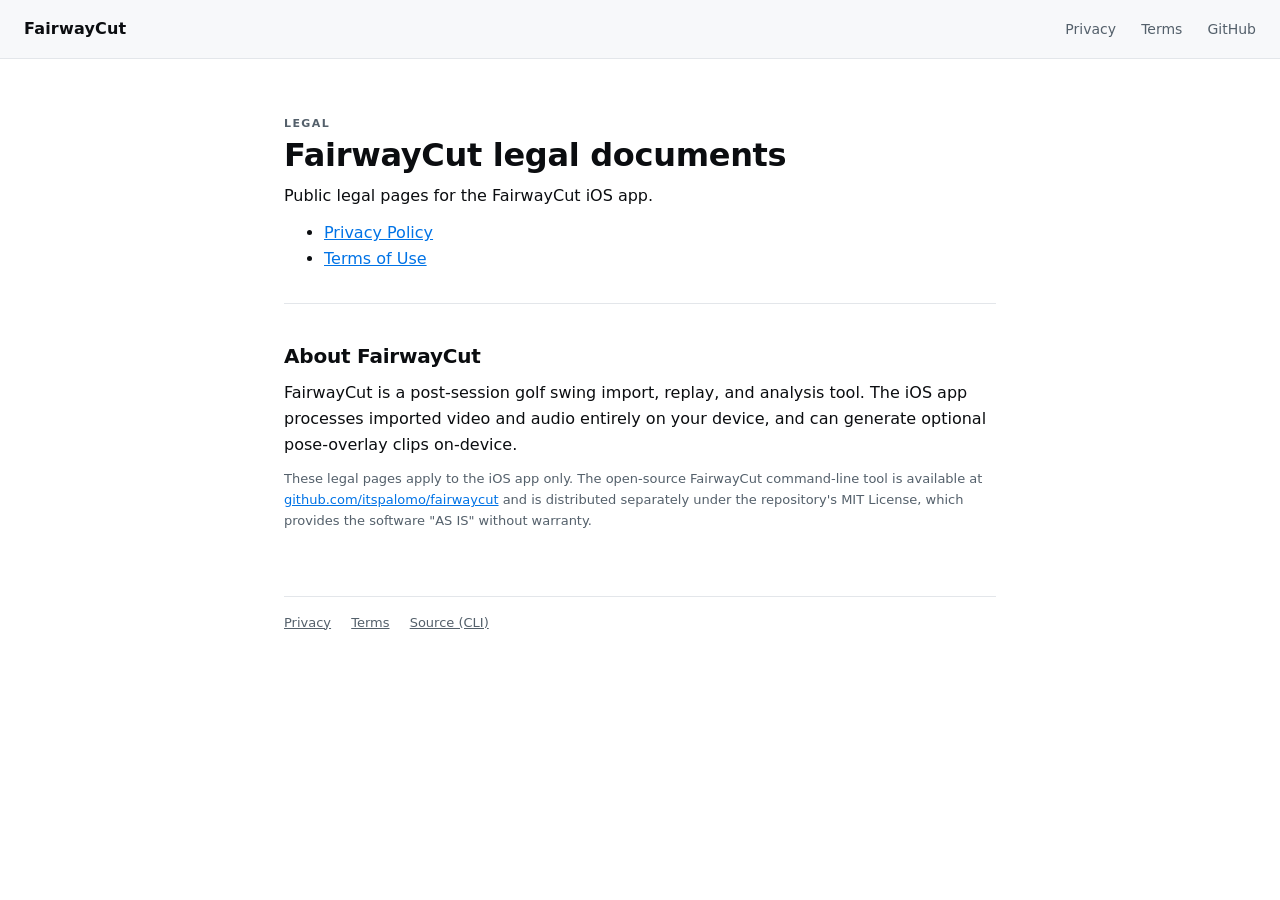
<file: docs/index.html>
<!DOCTYPE html>
<html lang="en">
<head>
<meta charset="utf-8" />
<meta name="viewport" content="width=device-width,initial-scale=1" />
<title>FairwayCut</title>
<meta name="description" content="FairwayCut — on-device golf swing import, replay, and analysis. Privacy policy and terms of use for the iOS app." />
<link rel="stylesheet" href="./styles.css" />
</head>
<body>
<header class="site">
  <div class="brand">FairwayCut</div>
  <nav>
    <a href="./privacy/">Privacy</a>
    <a href="./terms/">Terms</a>
    <a href="https://github.com/itspalomo/fairwaycut">GitHub</a>
  </nav>
</header>
<main class="wrap">
  <p class="eyebrow">Legal</p>
  <h1>FairwayCut legal documents</h1>
  <p>Public legal pages for the FairwayCut iOS app.</p>
  <ul>
    <li><a href="./privacy/">Privacy Policy</a></li>
    <li><a href="./terms/">Terms of Use</a></li>
  </ul>
  <hr />
  <h2>About FairwayCut</h2>
  <p>FairwayCut is a post-session golf swing import, replay, and analysis tool. The iOS app processes imported video and audio entirely on your device, and can generate optional pose-overlay clips on-device.</p>
  <p class="note">These legal pages apply to the iOS app only. The open-source FairwayCut command-line tool is available at <a href="https://github.com/itspalomo/fairwaycut">github.com/itspalomo/fairwaycut</a> and is distributed separately under the repository's MIT License, which provides the software "AS IS" without warranty.</p>
  <footer>
    <a href="./privacy/">Privacy</a>
    <a href="./terms/">Terms</a>
    <a href="https://github.com/itspalomo/fairwaycut">Source (CLI)</a>
  </footer>
</main>
</body>
</html>
</file>
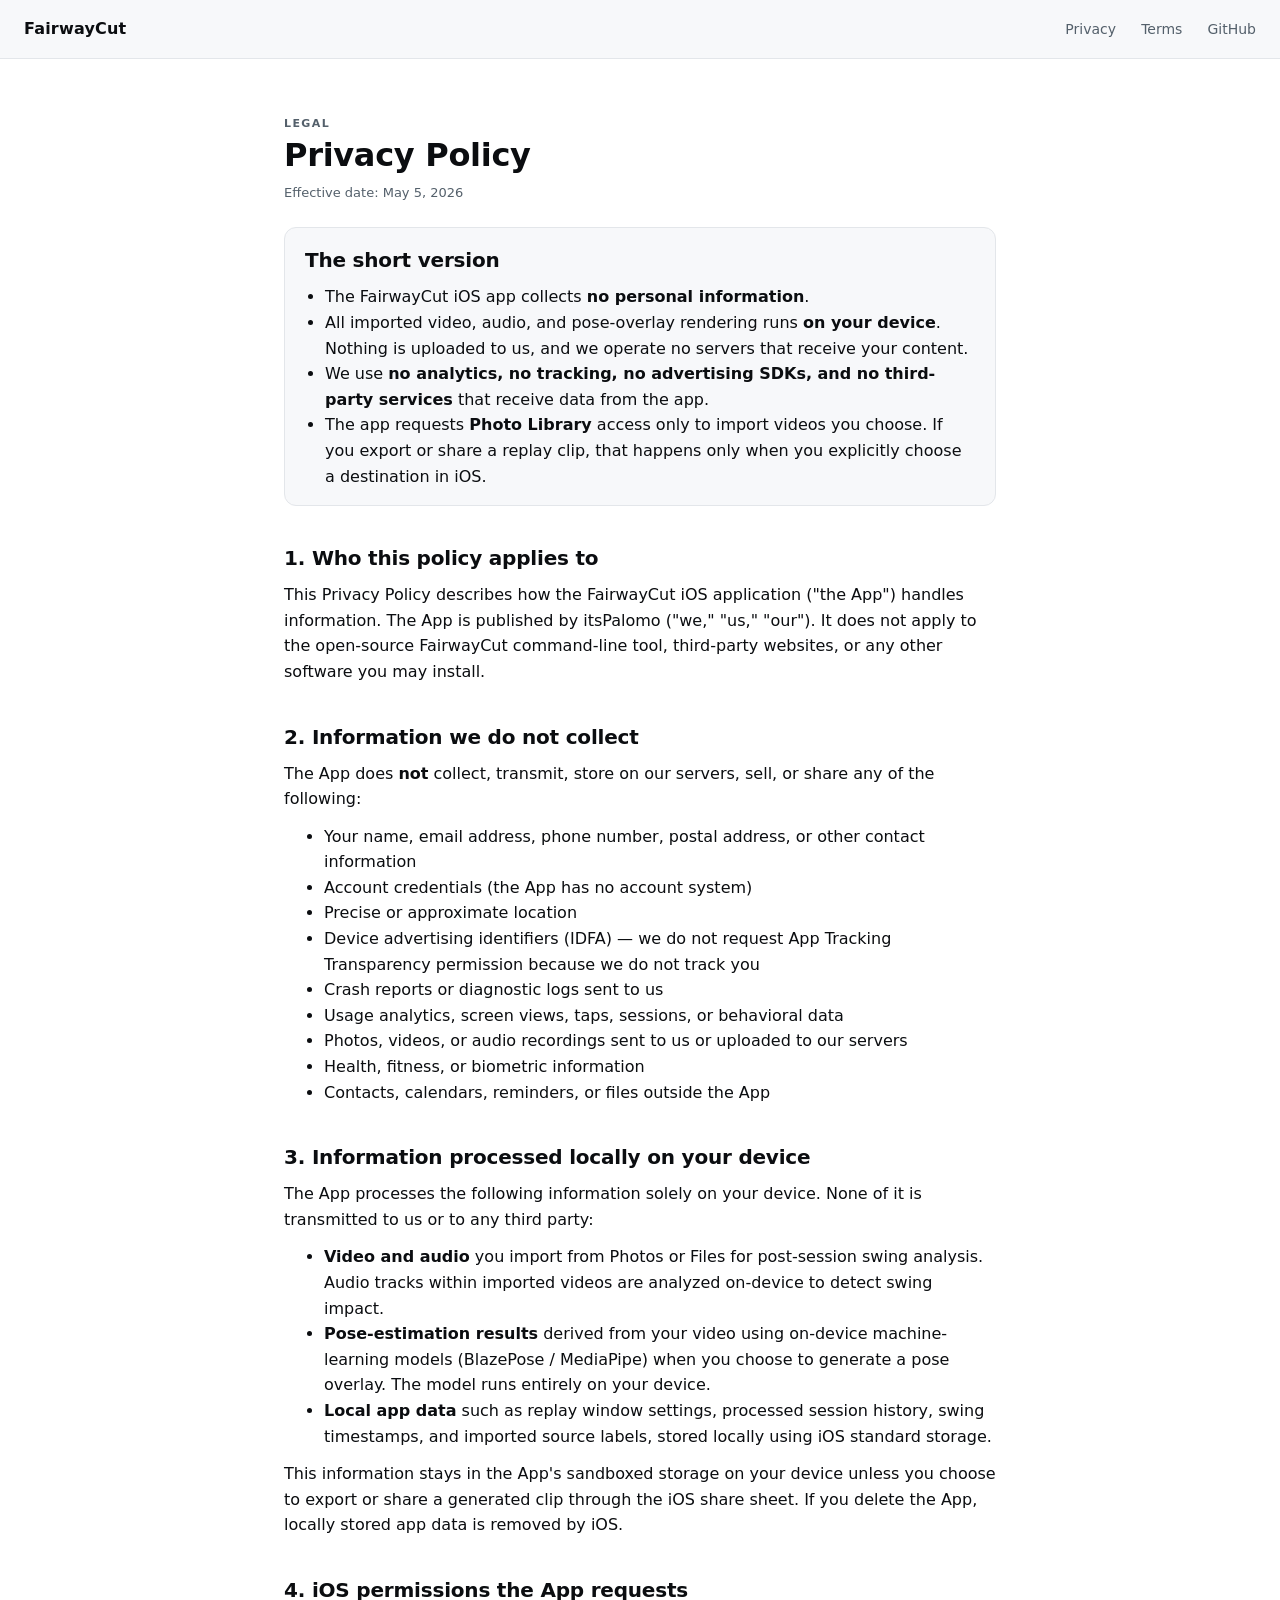
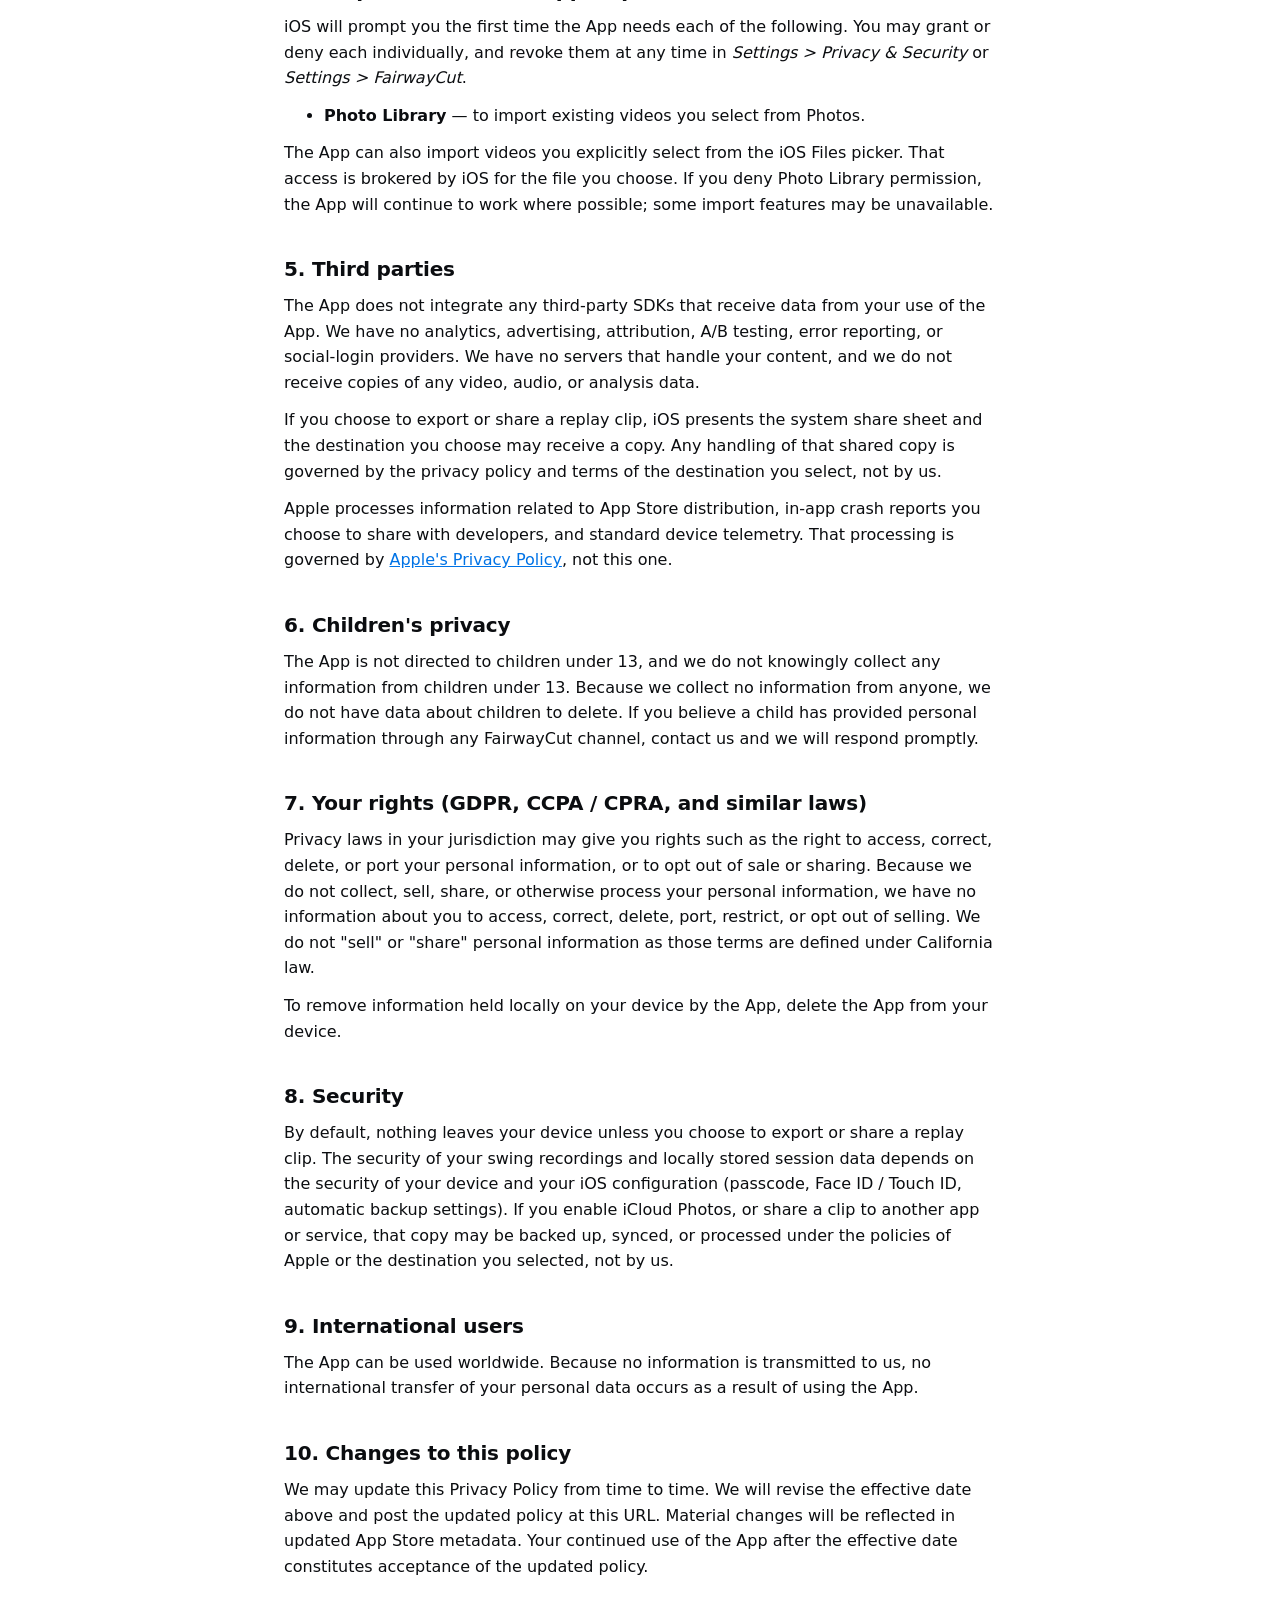
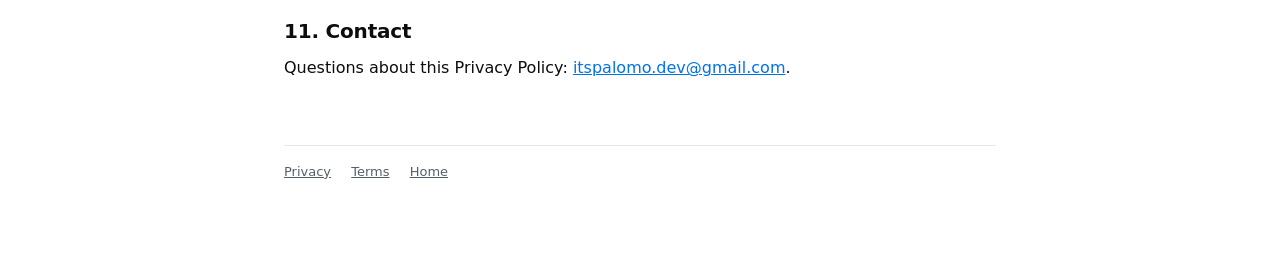
<file: docs/privacy/index.html>
<!DOCTYPE html>
<html lang="en">
<head>
<meta charset="utf-8" />
<meta name="viewport" content="width=device-width,initial-scale=1" />
<title>Privacy Policy — FairwayCut</title>
<meta name="description" content="FairwayCut Privacy Policy. The FairwayCut iOS app processes imported video, audio, and optional pose-overlay data on your device. We collect no personal information." />
<link rel="stylesheet" href="../styles.css" />
</head>
<body>
<header class="site">
  <div class="brand"><a href="../" style="color:inherit;text-decoration:none;">FairwayCut</a></div>
  <nav>
    <a href="../privacy/">Privacy</a>
    <a href="../terms/">Terms</a>
    <a href="https://github.com/itspalomo/fairwaycut">GitHub</a>
  </nav>
</header>
<main class="wrap">
  <p class="eyebrow">Legal</p>
  <h1>Privacy Policy</h1>
  <p class="effective">Effective date: May 5, 2026</p>

  <section class="summary">
    <h2>The short version</h2>
    <ul>
      <li>The FairwayCut iOS app collects <strong>no personal information</strong>.</li>
      <li>All imported video, audio, and pose-overlay rendering runs <strong>on your device</strong>. Nothing is uploaded to us, and we operate no servers that receive your content.</li>
      <li>We use <strong>no analytics, no tracking, no advertising SDKs, and no third-party services</strong> that receive data from the app.</li>
      <li>The app requests <strong>Photo Library</strong> access only to import videos you choose. If you export or share a replay clip, that happens only when you explicitly choose a destination in iOS.</li>
    </ul>
  </section>

  <h2>1. Who this policy applies to</h2>
  <p>This Privacy Policy describes how the FairwayCut iOS application ("the App") handles information. The App is published by itsPalomo ("we," "us," "our"). It does not apply to the open-source FairwayCut command-line tool, third-party websites, or any other software you may install.</p>

  <h2>2. Information we do not collect</h2>
  <p>The App does <strong>not</strong> collect, transmit, store on our servers, sell, or share any of the following:</p>
  <ul>
    <li>Your name, email address, phone number, postal address, or other contact information</li>
    <li>Account credentials (the App has no account system)</li>
    <li>Precise or approximate location</li>
    <li>Device advertising identifiers (IDFA) — we do not request App Tracking Transparency permission because we do not track you</li>
    <li>Crash reports or diagnostic logs sent to us</li>
    <li>Usage analytics, screen views, taps, sessions, or behavioral data</li>
    <li>Photos, videos, or audio recordings sent to us or uploaded to our servers</li>
    <li>Health, fitness, or biometric information</li>
    <li>Contacts, calendars, reminders, or files outside the App</li>
  </ul>

  <h2>3. Information processed locally on your device</h2>
  <p>The App processes the following information solely on your device. None of it is transmitted to us or to any third party:</p>
  <ul>
    <li><strong>Video and audio</strong> you import from Photos or Files for post-session swing analysis. Audio tracks within imported videos are analyzed on-device to detect swing impact.</li>
    <li><strong>Pose-estimation results</strong> derived from your video using on-device machine-learning models (BlazePose / MediaPipe) when you choose to generate a pose overlay. The model runs entirely on your device.</li>
    <li><strong>Local app data</strong> such as replay window settings, processed session history, swing timestamps, and imported source labels, stored locally using iOS standard storage.</li>
  </ul>
  <p>This information stays in the App's sandboxed storage on your device unless you choose to export or share a generated clip through the iOS share sheet. If you delete the App, locally stored app data is removed by iOS.</p>

  <h2>4. iOS permissions the App requests</h2>
  <p>iOS will prompt you the first time the App needs each of the following. You may grant or deny each individually, and revoke them at any time in <em>Settings &gt; Privacy &amp; Security</em> or <em>Settings &gt; FairwayCut</em>.</p>
  <ul>
    <li><strong>Photo Library</strong> — to import existing videos you select from Photos.</li>
  </ul>
  <p>The App can also import videos you explicitly select from the iOS Files picker. That access is brokered by iOS for the file you choose. If you deny Photo Library permission, the App will continue to work where possible; some import features may be unavailable.</p>

  <h2>5. Third parties</h2>
  <p>The App does not integrate any third-party SDKs that receive data from your use of the App. We have no analytics, advertising, attribution, A/B testing, error reporting, or social-login providers. We have no servers that handle your content, and we do not receive copies of any video, audio, or analysis data.</p>
  <p>If you choose to export or share a replay clip, iOS presents the system share sheet and the destination you choose may receive a copy. Any handling of that shared copy is governed by the privacy policy and terms of the destination you select, not by us.</p>
  <p>Apple processes information related to App Store distribution, in-app crash reports you choose to share with developers, and standard device telemetry. That processing is governed by <a href="https://www.apple.com/legal/privacy/">Apple's Privacy Policy</a>, not this one.</p>

  <h2>6. Children's privacy</h2>
  <p>The App is not directed to children under 13, and we do not knowingly collect any information from children under 13. Because we collect no information from anyone, we do not have data about children to delete. If you believe a child has provided personal information through any FairwayCut channel, contact us and we will respond promptly.</p>

  <h2>7. Your rights (GDPR, CCPA / CPRA, and similar laws)</h2>
  <p>Privacy laws in your jurisdiction may give you rights such as the right to access, correct, delete, or port your personal information, or to opt out of sale or sharing. Because we do not collect, sell, share, or otherwise process your personal information, we have no information about you to access, correct, delete, port, restrict, or opt out of selling. We do not "sell" or "share" personal information as those terms are defined under California law.</p>
  <p>To remove information held locally on your device by the App, delete the App from your device.</p>

  <h2>8. Security</h2>
  <p>By default, nothing leaves your device unless you choose to export or share a replay clip. The security of your swing recordings and locally stored session data depends on the security of your device and your iOS configuration (passcode, Face ID / Touch ID, automatic backup settings). If you enable iCloud Photos, or share a clip to another app or service, that copy may be backed up, synced, or processed under the policies of Apple or the destination you selected, not by us.</p>

  <h2>9. International users</h2>
  <p>The App can be used worldwide. Because no information is transmitted to us, no international transfer of your personal data occurs as a result of using the App.</p>

  <h2>10. Changes to this policy</h2>
  <p>We may update this Privacy Policy from time to time. We will revise the effective date above and post the updated policy at this URL. Material changes will be reflected in updated App Store metadata. Your continued use of the App after the effective date constitutes acceptance of the updated policy.</p>

  <h2>11. Contact</h2>
  <p>Questions about this Privacy Policy: <a href="mailto:itspalomo.dev@gmail.com">itspalomo.dev@gmail.com</a>.</p>

  <footer>
    <a href="../privacy/">Privacy</a>
    <a href="../terms/">Terms</a>
    <a href="../">Home</a>
  </footer>
</main>
</body>
</html>
</file>
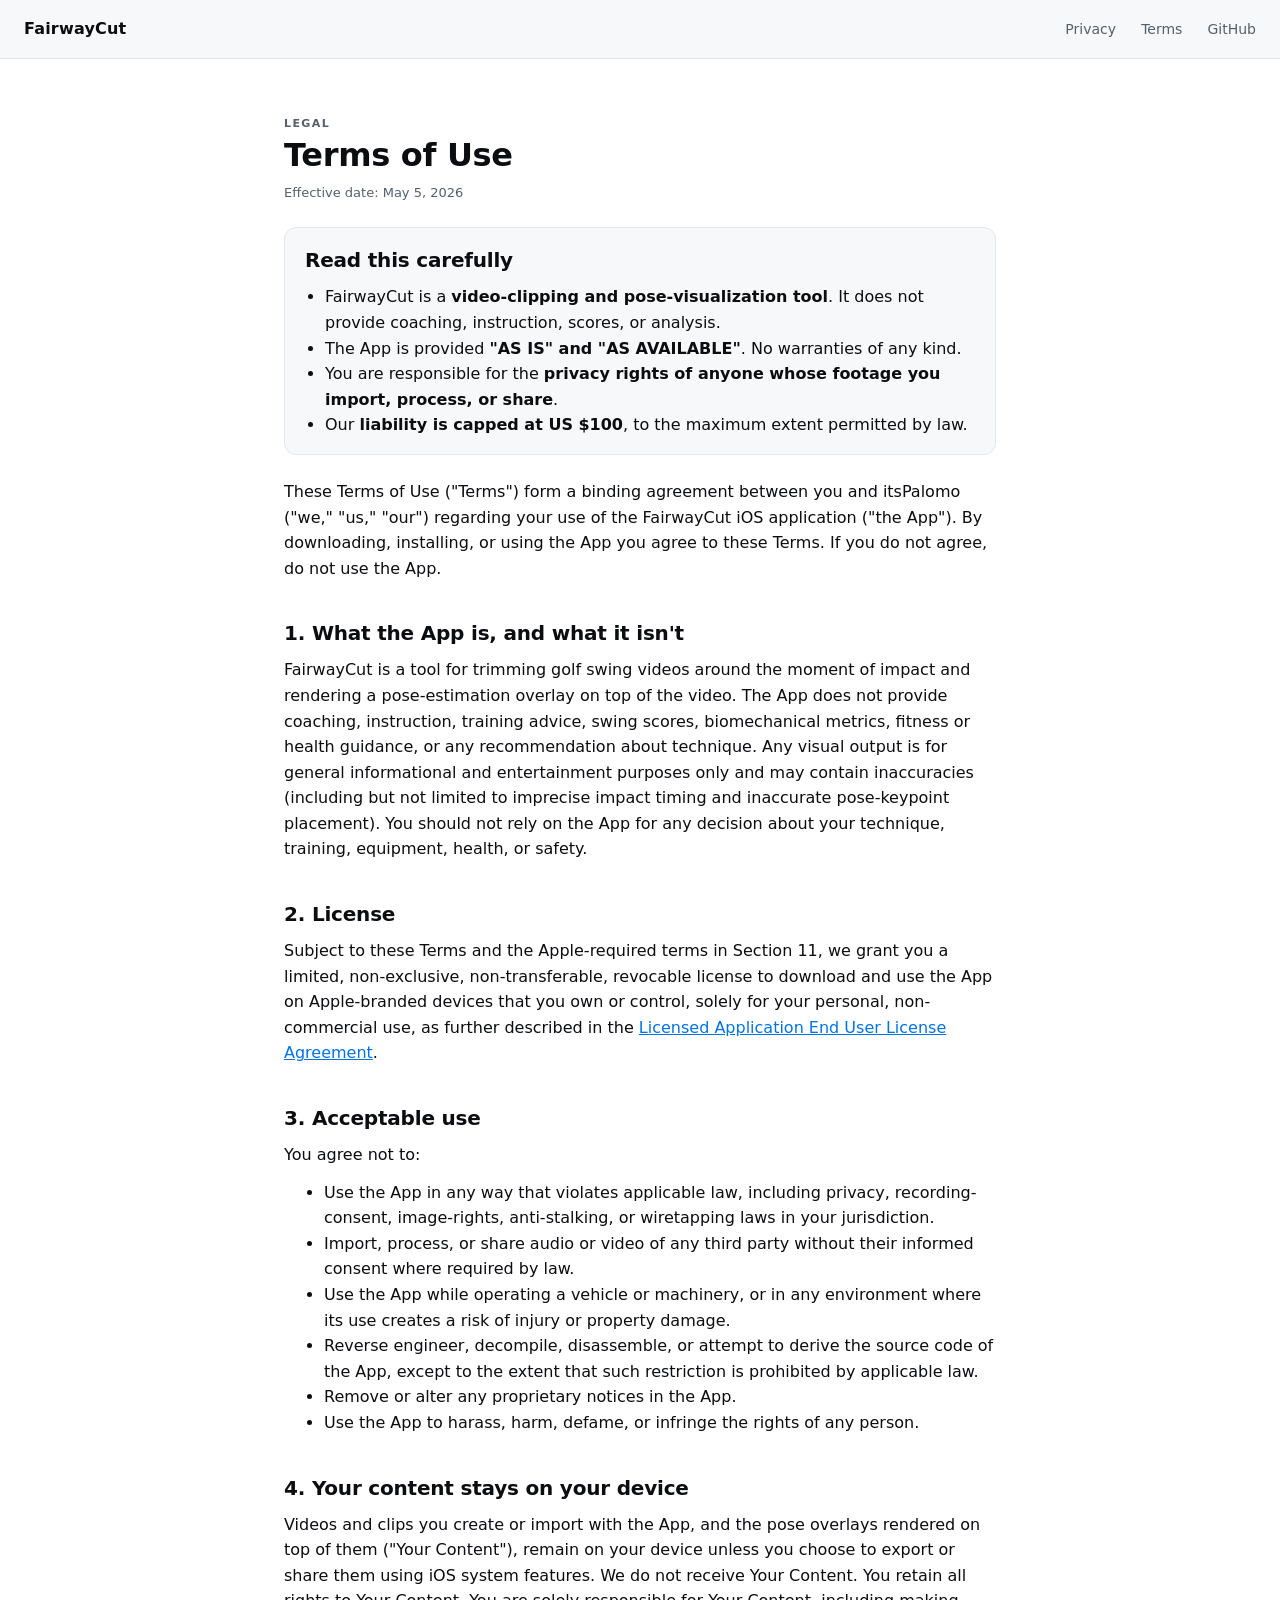
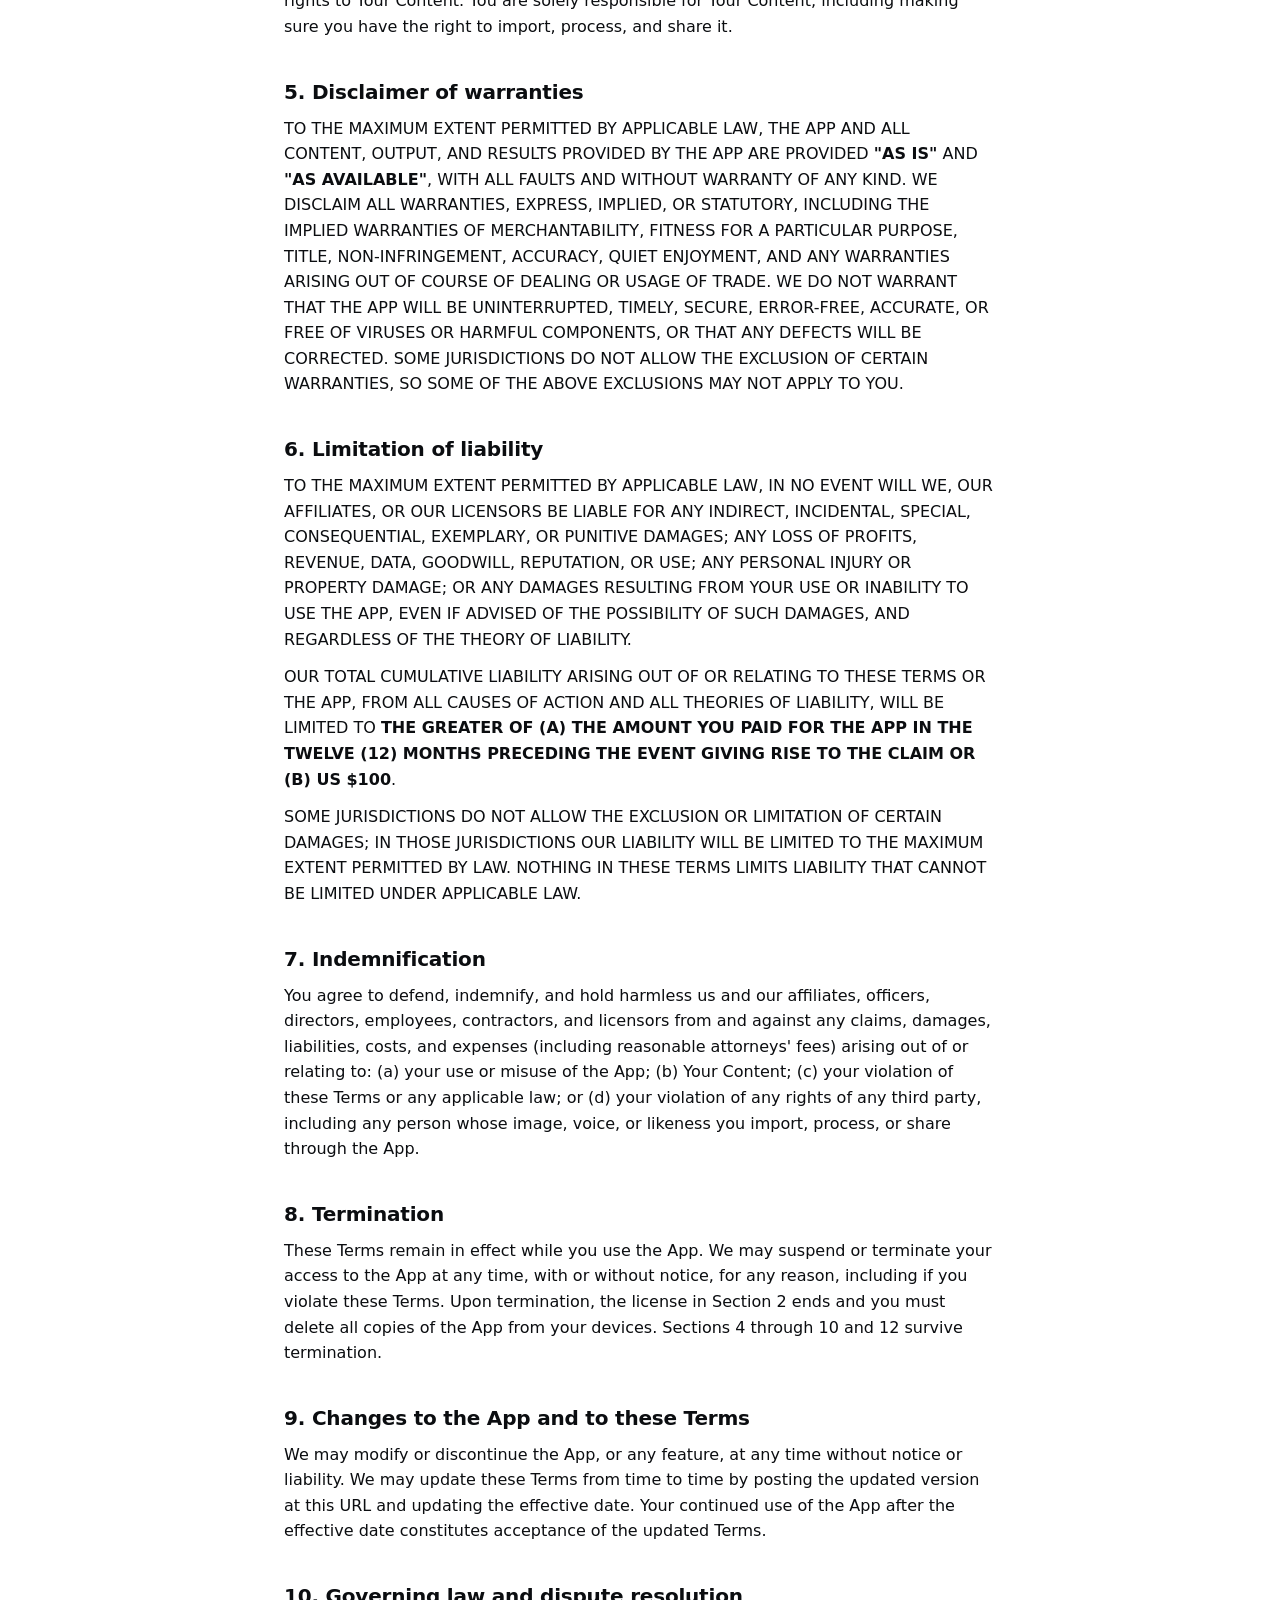
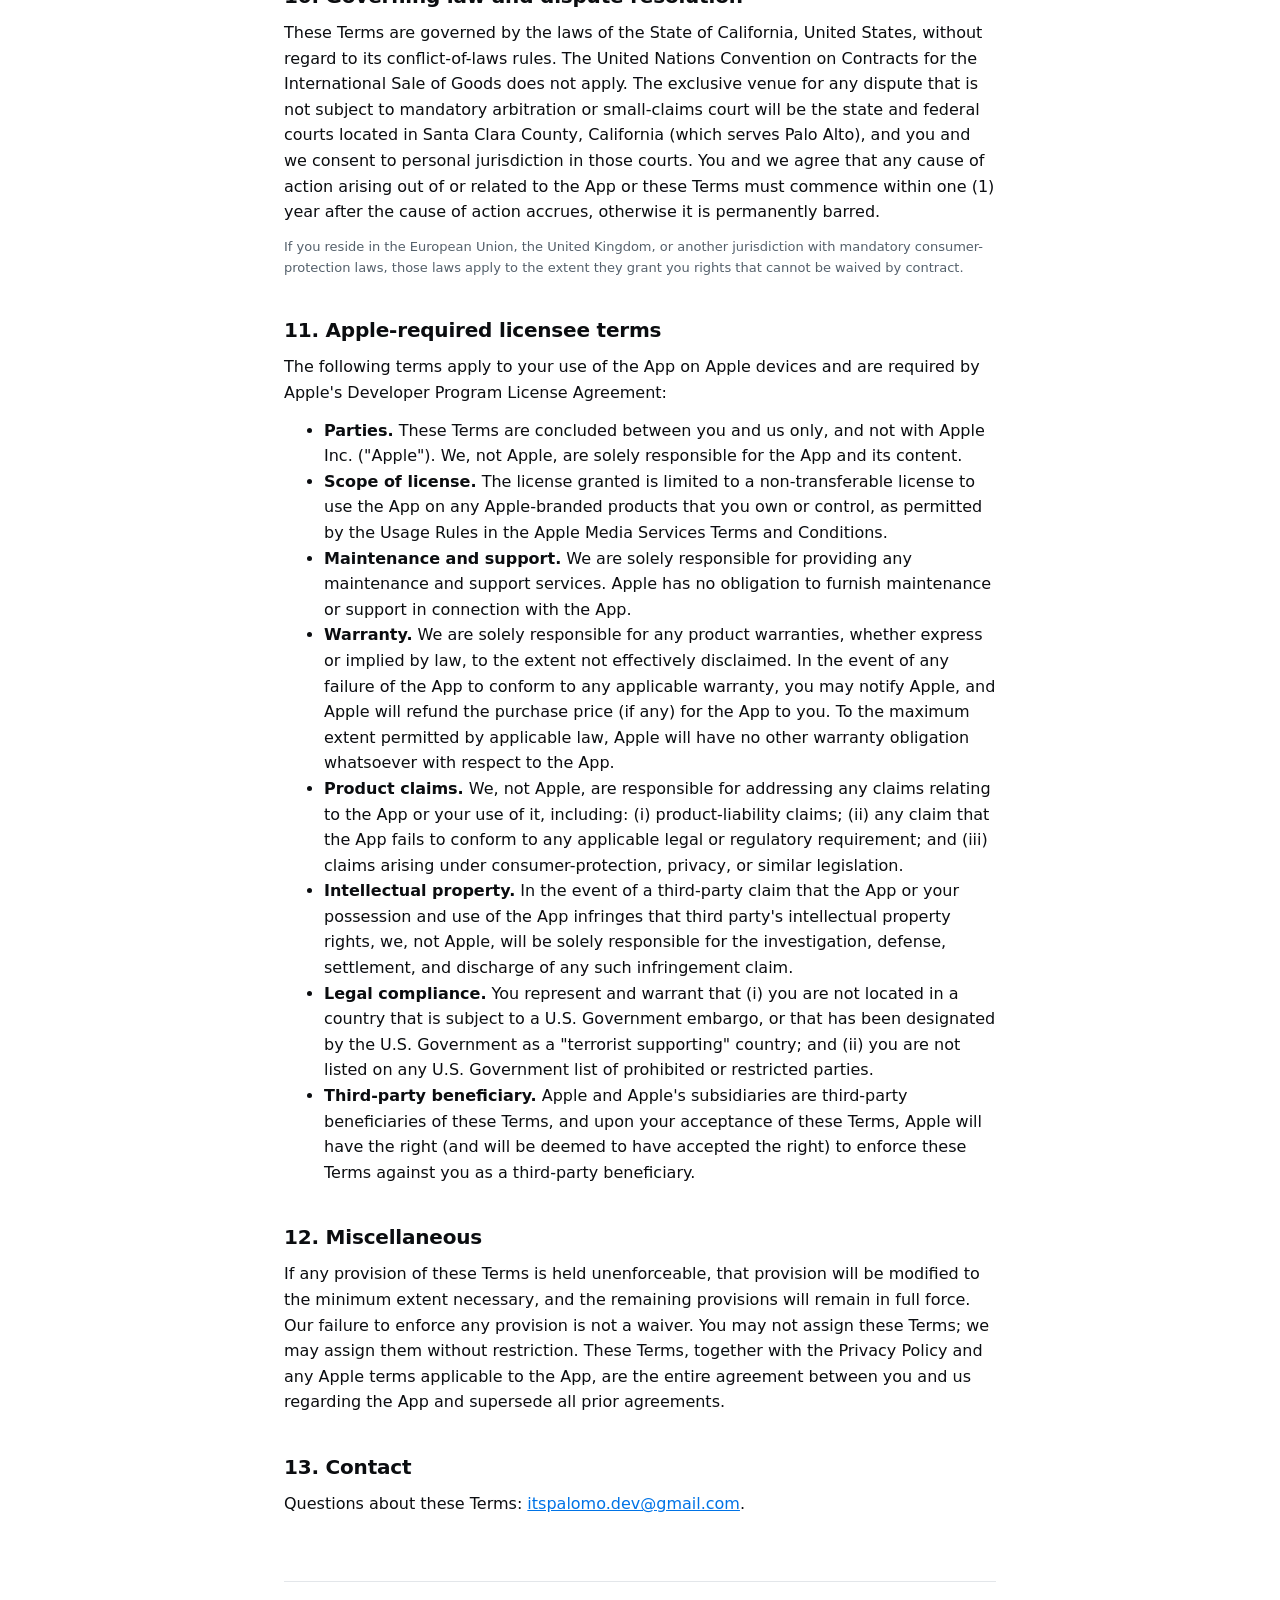
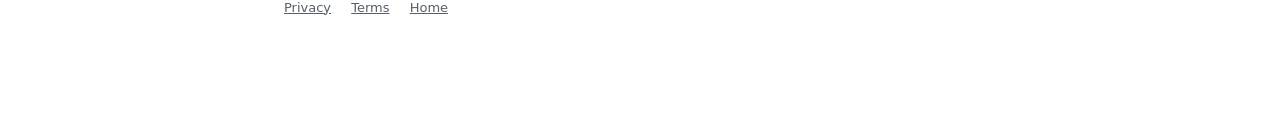
<file: docs/terms/index.html>
<!DOCTYPE html>
<html lang="en">
<head>
<meta charset="utf-8" />
<meta name="viewport" content="width=device-width,initial-scale=1" />
<title>Terms of Use — FairwayCut</title>
<meta name="description" content="FairwayCut Terms of Use. Important disclaimers, limitations of liability, and Apple-required licensee terms." />
<link rel="stylesheet" href="../styles.css" />
</head>
<body>
<header class="site">
  <div class="brand"><a href="../" style="color:inherit;text-decoration:none;">FairwayCut</a></div>
  <nav>
    <a href="../privacy/">Privacy</a>
    <a href="../terms/">Terms</a>
    <a href="https://github.com/itspalomo/fairwaycut">GitHub</a>
  </nav>
</header>
<main class="wrap">
  <p class="eyebrow">Legal</p>
  <h1>Terms of Use</h1>
  <p class="effective">Effective date: May 5, 2026</p>

  <section class="summary">
    <h2>Read this carefully</h2>
    <ul>
      <li>FairwayCut is a <strong>video-clipping and pose-visualization tool</strong>. It does not provide coaching, instruction, scores, or analysis.</li>
      <li>The App is provided <strong>"AS IS" and "AS AVAILABLE"</strong>. No warranties of any kind.</li>
      <li>You are responsible for the <strong>privacy rights of anyone whose footage you import, process, or share</strong>.</li>
      <li>Our <strong>liability is capped at US $100</strong>, to the maximum extent permitted by law.</li>
    </ul>
  </section>

  <p>These Terms of Use ("Terms") form a binding agreement between you and itsPalomo ("we," "us," "our") regarding your use of the FairwayCut iOS application ("the App"). By downloading, installing, or using the App you agree to these Terms. If you do not agree, do not use the App.</p>

  <h2>1. What the App is, and what it isn't</h2>
  <p>FairwayCut is a tool for trimming golf swing videos around the moment of impact and rendering a pose-estimation overlay on top of the video. The App does not provide coaching, instruction, training advice, swing scores, biomechanical metrics, fitness or health guidance, or any recommendation about technique. Any visual output is for general informational and entertainment purposes only and may contain inaccuracies (including but not limited to imprecise impact timing and inaccurate pose-keypoint placement). You should not rely on the App for any decision about your technique, training, equipment, health, or safety.</p>

  <h2>2. License</h2>
  <p>Subject to these Terms and the Apple-required terms in Section 11, we grant you a limited, non-exclusive, non-transferable, revocable license to download and use the App on Apple-branded devices that you own or control, solely for your personal, non-commercial use, as further described in the <a href="https://www.apple.com/legal/internet-services/itunes/dev/stdeula/">Licensed Application End User License Agreement</a>.</p>

  <h2>3. Acceptable use</h2>
  <p>You agree not to:</p>
  <ul>
    <li>Use the App in any way that violates applicable law, including privacy, recording-consent, image-rights, anti-stalking, or wiretapping laws in your jurisdiction.</li>
    <li>Import, process, or share audio or video of any third party without their informed consent where required by law.</li>
    <li>Use the App while operating a vehicle or machinery, or in any environment where its use creates a risk of injury or property damage.</li>
    <li>Reverse engineer, decompile, disassemble, or attempt to derive the source code of the App, except to the extent that such restriction is prohibited by applicable law.</li>
    <li>Remove or alter any proprietary notices in the App.</li>
    <li>Use the App to harass, harm, defame, or infringe the rights of any person.</li>
  </ul>

  <h2>4. Your content stays on your device</h2>
  <p>Videos and clips you create or import with the App, and the pose overlays rendered on top of them ("Your Content"), remain on your device unless you choose to export or share them using iOS system features. We do not receive Your Content. You retain all rights to Your Content. You are solely responsible for Your Content, including making sure you have the right to import, process, and share it.</p>

  <h2>5. Disclaimer of warranties</h2>
  <p>TO THE MAXIMUM EXTENT PERMITTED BY APPLICABLE LAW, THE APP AND ALL CONTENT, OUTPUT, AND RESULTS PROVIDED BY THE APP ARE PROVIDED <strong>"AS IS"</strong> AND <strong>"AS AVAILABLE"</strong>, WITH ALL FAULTS AND WITHOUT WARRANTY OF ANY KIND. WE DISCLAIM ALL WARRANTIES, EXPRESS, IMPLIED, OR STATUTORY, INCLUDING THE IMPLIED WARRANTIES OF MERCHANTABILITY, FITNESS FOR A PARTICULAR PURPOSE, TITLE, NON-INFRINGEMENT, ACCURACY, QUIET ENJOYMENT, AND ANY WARRANTIES ARISING OUT OF COURSE OF DEALING OR USAGE OF TRADE. WE DO NOT WARRANT THAT THE APP WILL BE UNINTERRUPTED, TIMELY, SECURE, ERROR-FREE, ACCURATE, OR FREE OF VIRUSES OR HARMFUL COMPONENTS, OR THAT ANY DEFECTS WILL BE CORRECTED. SOME JURISDICTIONS DO NOT ALLOW THE EXCLUSION OF CERTAIN WARRANTIES, SO SOME OF THE ABOVE EXCLUSIONS MAY NOT APPLY TO YOU.</p>

  <h2>6. Limitation of liability</h2>
  <p>TO THE MAXIMUM EXTENT PERMITTED BY APPLICABLE LAW, IN NO EVENT WILL WE, OUR AFFILIATES, OR OUR LICENSORS BE LIABLE FOR ANY INDIRECT, INCIDENTAL, SPECIAL, CONSEQUENTIAL, EXEMPLARY, OR PUNITIVE DAMAGES; ANY LOSS OF PROFITS, REVENUE, DATA, GOODWILL, REPUTATION, OR USE; ANY PERSONAL INJURY OR PROPERTY DAMAGE; OR ANY DAMAGES RESULTING FROM YOUR USE OR INABILITY TO USE THE APP, EVEN IF ADVISED OF THE POSSIBILITY OF SUCH DAMAGES, AND REGARDLESS OF THE THEORY OF LIABILITY.</p>
  <p>OUR TOTAL CUMULATIVE LIABILITY ARISING OUT OF OR RELATING TO THESE TERMS OR THE APP, FROM ALL CAUSES OF ACTION AND ALL THEORIES OF LIABILITY, WILL BE LIMITED TO <strong>THE GREATER OF (A) THE AMOUNT YOU PAID FOR THE APP IN THE TWELVE (12) MONTHS PRECEDING THE EVENT GIVING RISE TO THE CLAIM OR (B) US $100</strong>.</p>
  <p>SOME JURISDICTIONS DO NOT ALLOW THE EXCLUSION OR LIMITATION OF CERTAIN DAMAGES; IN THOSE JURISDICTIONS OUR LIABILITY WILL BE LIMITED TO THE MAXIMUM EXTENT PERMITTED BY LAW. NOTHING IN THESE TERMS LIMITS LIABILITY THAT CANNOT BE LIMITED UNDER APPLICABLE LAW.</p>

  <h2>7. Indemnification</h2>
  <p>You agree to defend, indemnify, and hold harmless us and our affiliates, officers, directors, employees, contractors, and licensors from and against any claims, damages, liabilities, costs, and expenses (including reasonable attorneys' fees) arising out of or relating to: (a) your use or misuse of the App; (b) Your Content; (c) your violation of these Terms or any applicable law; or (d) your violation of any rights of any third party, including any person whose image, voice, or likeness you import, process, or share through the App.</p>

  <h2>8. Termination</h2>
  <p>These Terms remain in effect while you use the App. We may suspend or terminate your access to the App at any time, with or without notice, for any reason, including if you violate these Terms. Upon termination, the license in Section 2 ends and you must delete all copies of the App from your devices. Sections 4 through 10 and 12 survive termination.</p>

  <h2>9. Changes to the App and to these Terms</h2>
  <p>We may modify or discontinue the App, or any feature, at any time without notice or liability. We may update these Terms from time to time by posting the updated version at this URL and updating the effective date. Your continued use of the App after the effective date constitutes acceptance of the updated Terms.</p>

  <h2>10. Governing law and dispute resolution</h2>
  <p>These Terms are governed by the laws of the State of California, United States, without regard to its conflict-of-laws rules. The United Nations Convention on Contracts for the International Sale of Goods does not apply. The exclusive venue for any dispute that is not subject to mandatory arbitration or small-claims court will be the state and federal courts located in Santa Clara County, California (which serves Palo Alto), and you and we consent to personal jurisdiction in those courts. You and we agree that any cause of action arising out of or related to the App or these Terms must commence within one (1) year after the cause of action accrues, otherwise it is permanently barred.</p>
  <p class="note">If you reside in the European Union, the United Kingdom, or another jurisdiction with mandatory consumer-protection laws, those laws apply to the extent they grant you rights that cannot be waived by contract.</p>

  <h2>11. Apple-required licensee terms</h2>
  <p>The following terms apply to your use of the App on Apple devices and are required by Apple's Developer Program License Agreement:</p>
  <ul>
    <li><strong>Parties.</strong> These Terms are concluded between you and us only, and not with Apple Inc. ("Apple"). We, not Apple, are solely responsible for the App and its content.</li>
    <li><strong>Scope of license.</strong> The license granted is limited to a non-transferable license to use the App on any Apple-branded products that you own or control, as permitted by the Usage Rules in the Apple Media Services Terms and Conditions.</li>
    <li><strong>Maintenance and support.</strong> We are solely responsible for providing any maintenance and support services. Apple has no obligation to furnish maintenance or support in connection with the App.</li>
    <li><strong>Warranty.</strong> We are solely responsible for any product warranties, whether express or implied by law, to the extent not effectively disclaimed. In the event of any failure of the App to conform to any applicable warranty, you may notify Apple, and Apple will refund the purchase price (if any) for the App to you. To the maximum extent permitted by applicable law, Apple will have no other warranty obligation whatsoever with respect to the App.</li>
    <li><strong>Product claims.</strong> We, not Apple, are responsible for addressing any claims relating to the App or your use of it, including: (i) product-liability claims; (ii) any claim that the App fails to conform to any applicable legal or regulatory requirement; and (iii) claims arising under consumer-protection, privacy, or similar legislation.</li>
    <li><strong>Intellectual property.</strong> In the event of a third-party claim that the App or your possession and use of the App infringes that third party's intellectual property rights, we, not Apple, will be solely responsible for the investigation, defense, settlement, and discharge of any such infringement claim.</li>
    <li><strong>Legal compliance.</strong> You represent and warrant that (i) you are not located in a country that is subject to a U.S. Government embargo, or that has been designated by the U.S. Government as a "terrorist supporting" country; and (ii) you are not listed on any U.S. Government list of prohibited or restricted parties.</li>
    <li><strong>Third-party beneficiary.</strong> Apple and Apple's subsidiaries are third-party beneficiaries of these Terms, and upon your acceptance of these Terms, Apple will have the right (and will be deemed to have accepted the right) to enforce these Terms against you as a third-party beneficiary.</li>
  </ul>

  <h2>12. Miscellaneous</h2>
  <p>If any provision of these Terms is held unenforceable, that provision will be modified to the minimum extent necessary, and the remaining provisions will remain in full force. Our failure to enforce any provision is not a waiver. You may not assign these Terms; we may assign them without restriction. These Terms, together with the Privacy Policy and any Apple terms applicable to the App, are the entire agreement between you and us regarding the App and supersede all prior agreements.</p>

  <h2>13. Contact</h2>
  <p>Questions about these Terms: <a href="mailto:itspalomo.dev@gmail.com">itspalomo.dev@gmail.com</a>.</p>

  <footer>
    <a href="../privacy/">Privacy</a>
    <a href="../terms/">Terms</a>
    <a href="../">Home</a>
  </footer>
</main>
</body>
</html>
</file>
<file: docs/styles.css>
:root {
  color-scheme: light dark;
  --bg: #ffffff;
  --bg-elev: #f7f8fa;
  --text: #0b0d10;
  --text-muted: #54606b;
  --border: #e3e6ea;
  --accent: #0073e6;
  --max-width: 760px;
}
@media (prefers-color-scheme: dark) {
  :root {
    --bg: #0b0d10;
    --bg-elev: #14171c;
    --text: #f0f2f5;
    --text-muted: #9aa3ad;
    --border: #232831;
    --accent: #00d2ff;
  }
}
* { box-sizing: border-box; }
html, body { margin: 0; padding: 0; }
body {
  background: var(--bg);
  color: var(--text);
  font-family: -apple-system, BlinkMacSystemFont, "SF Pro Text", "Segoe UI", Roboto, system-ui, sans-serif;
  font-size: 16px;
  line-height: 1.6;
  -webkit-font-smoothing: antialiased;
}
.wrap {
  max-width: var(--max-width);
  margin: 0 auto;
  padding: 48px 24px 96px;
}
header.site {
  display: flex;
  justify-content: space-between;
  align-items: baseline;
  padding: 16px 24px;
  border-bottom: 1px solid var(--border);
  background: var(--bg-elev);
}
header.site .brand { font-weight: 700; letter-spacing: 0.2px; }
header.site nav a {
  margin-left: 20px;
  color: var(--text-muted);
  text-decoration: none;
  font-size: 14px;
}
header.site nav a:hover { color: var(--accent); }
h1 { font-size: 32px; line-height: 1.2; margin: 0 0 8px; letter-spacing: -0.3px; }
h2 { font-size: 20px; margin: 36px 0 8px; letter-spacing: -0.2px; }
h3 { font-size: 16px; margin: 20px 0 4px; }
p, ul, ol { margin: 8px 0 12px; }
.eyebrow {
  text-transform: uppercase;
  font-size: 11px;
  letter-spacing: 1.4px;
  color: var(--text-muted);
  margin-bottom: 4px;
  font-weight: 700;
}
.effective {
  color: var(--text-muted);
  font-size: 13px;
  margin-bottom: 24px;
}
.summary {
  background: var(--bg-elev);
  border: 1px solid var(--border);
  border-radius: 12px;
  padding: 16px 20px;
  margin: 16px 0 24px;
}
.summary h2 { margin-top: 0; }
.summary ul { margin: 4px 0 0; padding-left: 20px; }
a { color: var(--accent); }
hr {
  border: 0;
  border-top: 1px solid var(--border);
  margin: 32px 0;
}
footer {
  margin-top: 64px;
  padding-top: 16px;
  border-top: 1px solid var(--border);
  color: var(--text-muted);
  font-size: 13px;
}
footer a { color: var(--text-muted); margin-right: 16px; }
code {
  background: var(--bg-elev);
  border: 1px solid var(--border);
  padding: 1px 6px;
  border-radius: 4px;
  font-size: 0.9em;
}
.note {
  font-size: 13px;
  color: var(--text-muted);
}
</file>
